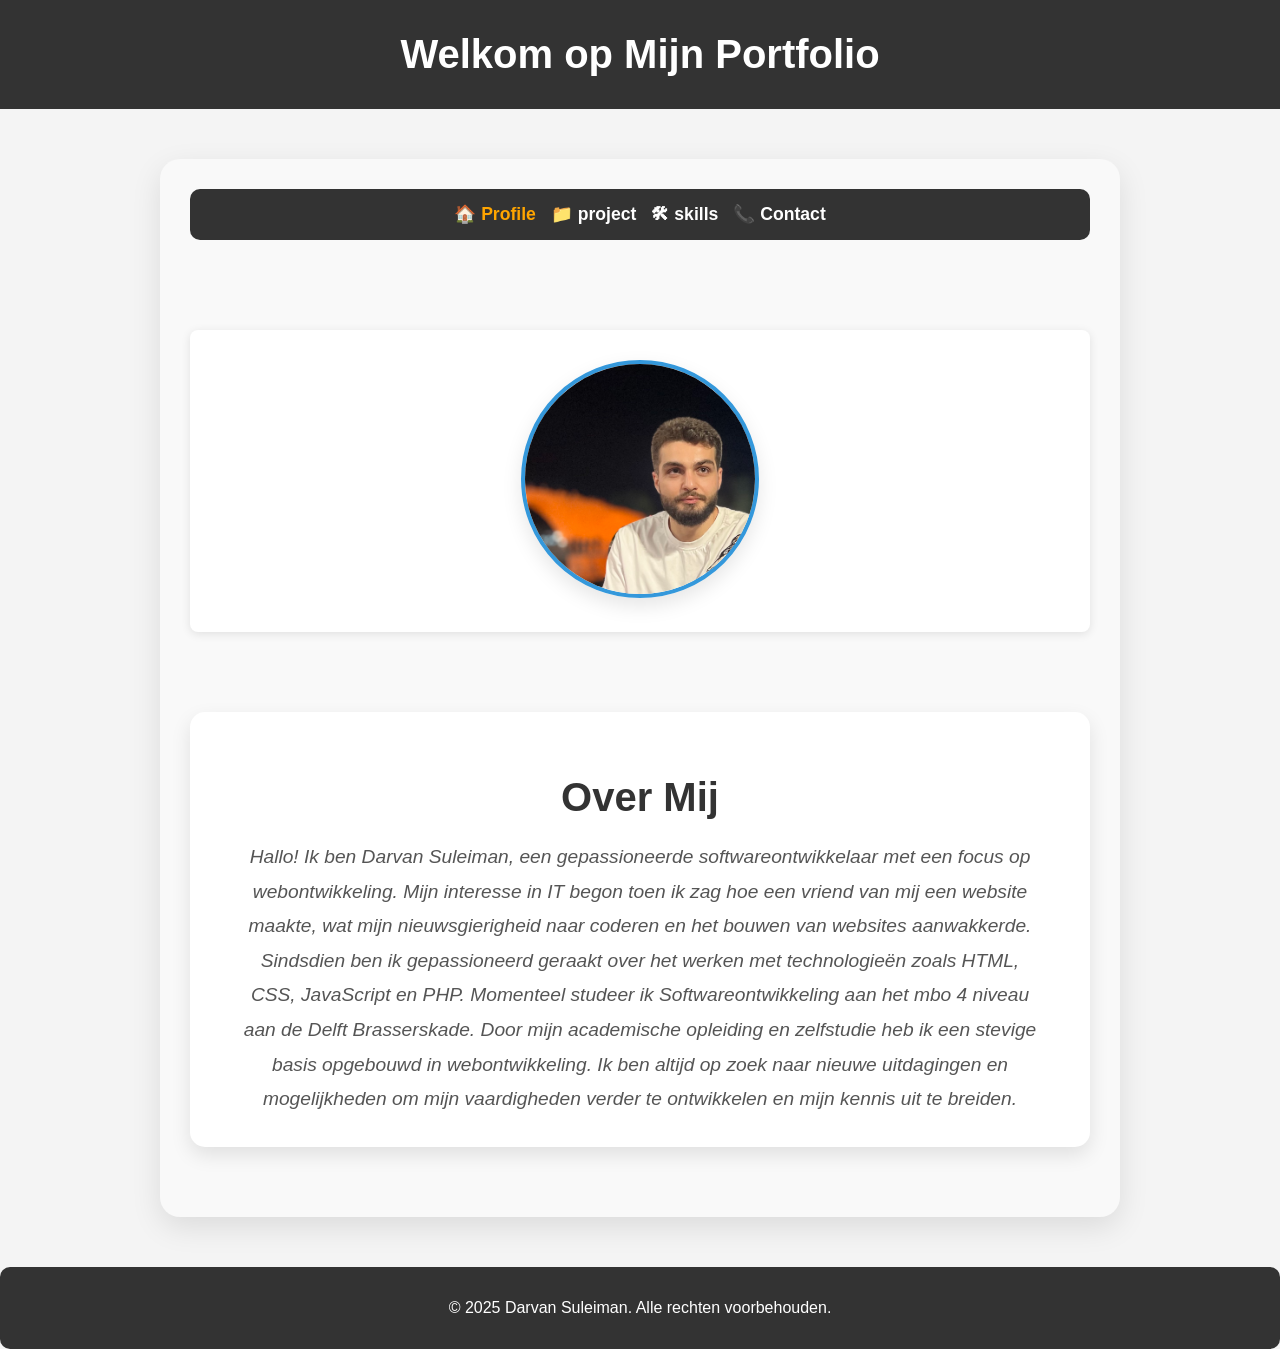
<file: index.html>
<!DOCTYPE html>
<html lang="nl">

<head>
    <meta charset="UTF-8">
    <meta name="viewport" content="width=device-width, initial-scale=1.0">
    <title>Darvan Suleiman's Portfolio</title>
    <link rel="stylesheet" href="css/style.css">
</head>

<body>
    <header>
        <h1>Welkom op Mijn Portfolio</h1>
    </header>

    <main class="profile-container">
        <!-- Navigation Bar -->
        <nav class="profile-nav">
            <ul>
                <li><a href="index.html" class="active">🏠 Profile</a></li>
                <li><a href="portofolio.html">📁 project</a></li>
                <li><a href="skills.html">🛠 skills</a></li>
                <li><a href="contact.html">📞 Contact</a></li>
            </ul>
        </nav>

        <!-- Profile Picture -->
        <section class="profile-image">
            <img src="img/IMG_7847.jpeg" alt="Darvan Suleiman">
        </section>

        <!-- Profile Info -->
        <section class="profile-info">
            <h2>Over Mij</h2>
            <p>Hallo! Ik ben Darvan Suleiman, een gepassioneerde softwareontwikkelaar met een focus op webontwikkeling.
                Mijn interesse in IT begon toen ik zag hoe een vriend van mij een website maakte, wat mijn
                nieuwsgierigheid naar coderen en het bouwen van websites aanwakkerde. Sindsdien ben ik gepassioneerd
                geraakt over het werken met technologieën zoals HTML, CSS, JavaScript en PHP.

                Momenteel studeer ik Softwareontwikkeling aan het mbo 4 niveau aan de Delft Brasserskade. Door mijn
                academische opleiding en zelfstudie heb ik een stevige basis opgebouwd in webontwikkeling. Ik ben altijd
                op zoek naar nieuwe uitdagingen en mogelijkheden om mijn vaardigheden verder te ontwikkelen en mijn
                kennis uit te breiden.</p>
        </section>
    </main>

    <footer>
        <p>&copy; 2025 Darvan Suleiman. Alle rechten voorbehouden.</p>
    </footer>
</body>

</html>
</file>
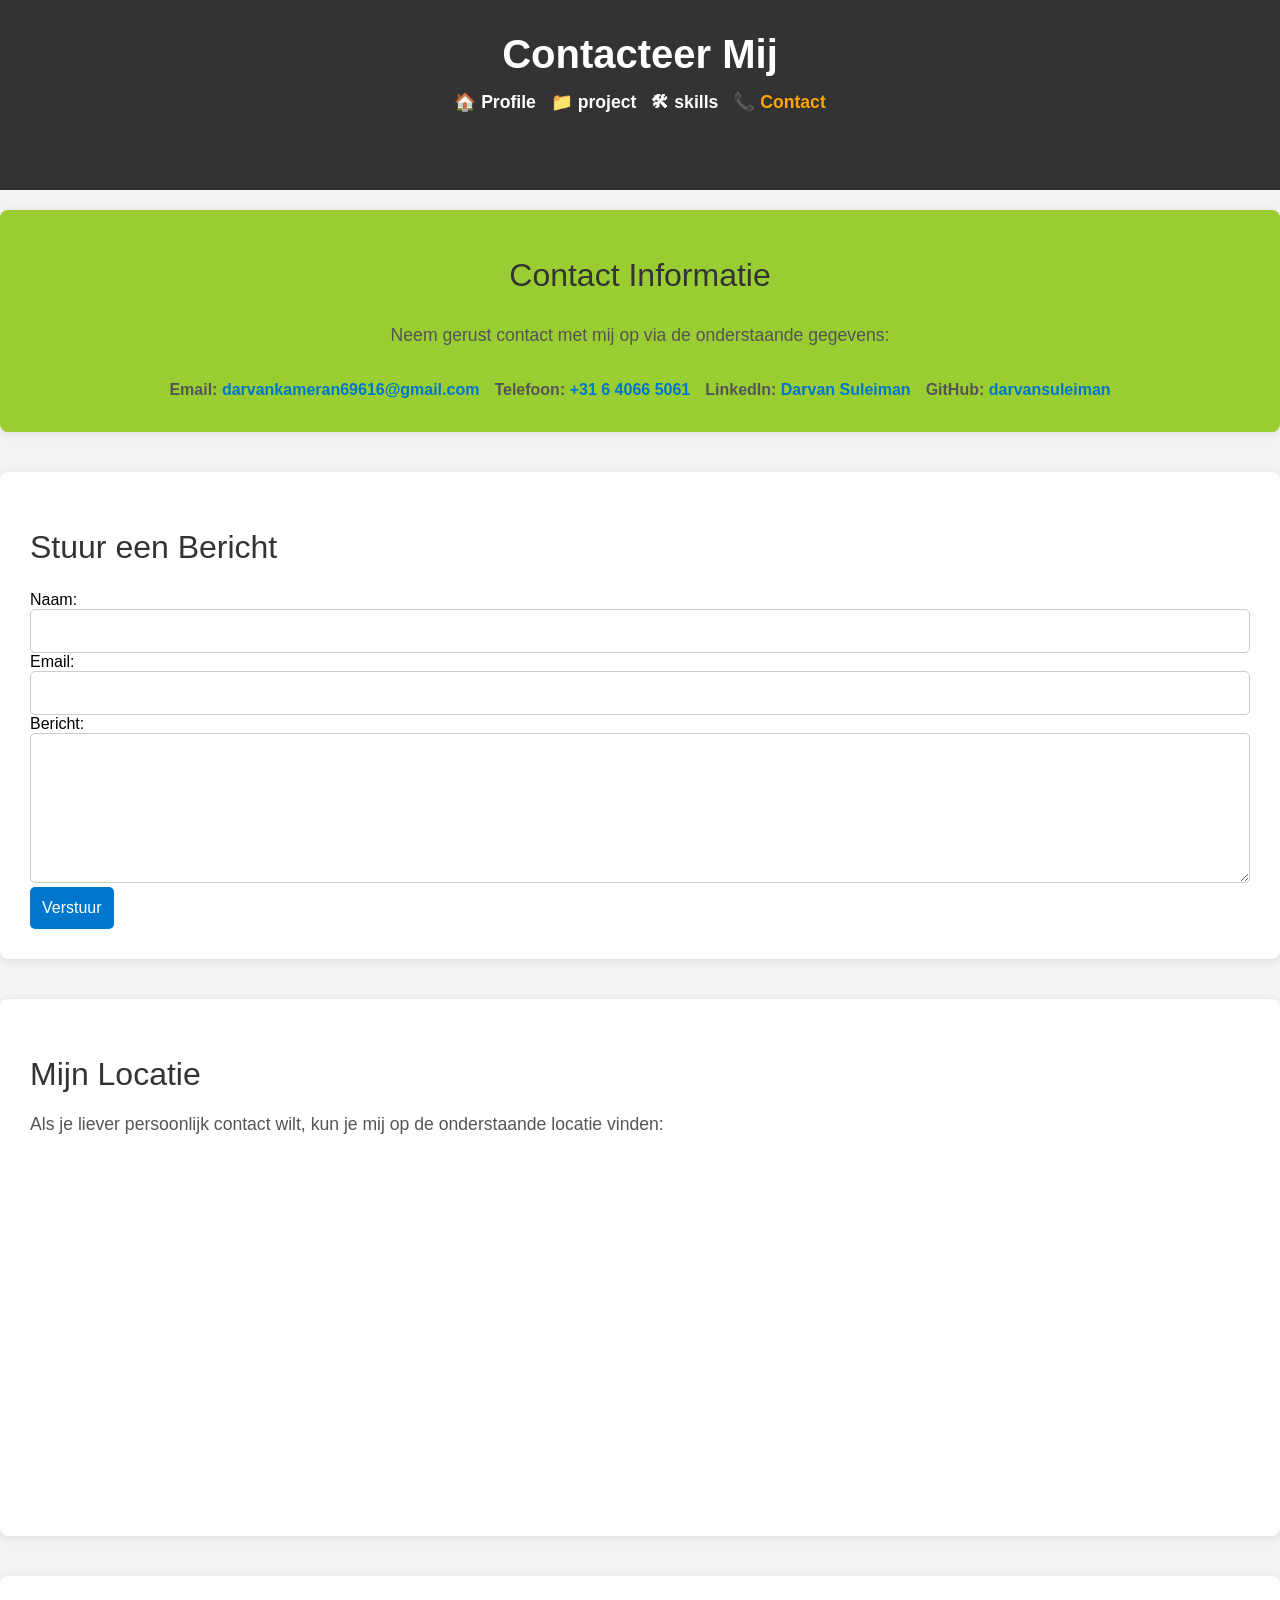
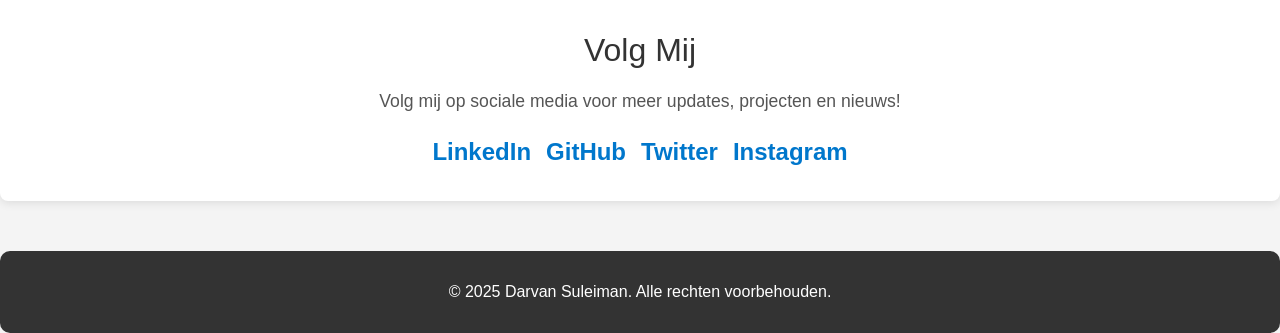
<file: contact.html>
<!DOCTYPE html>
<html lang="en">
<head>
    <meta charset="UTF-8">
    <meta http-equiv="X-UA-Compatible" content="IE=edge">
    <meta name="viewport" content="width=device-width, initial-scale=1.0">
    <title>Contact - Darvan Suleiman</title>
    <link rel="stylesheet" href="css/style.css">
</head>
<body>
    <header>
        <h1>Contacteer Mij</h1>
        <nav>
            <ul>
                <li><a href="index.html">🏠 Profile</a></li>
                <li><a href="portofolio.html">📁 project</a></li>
                <li><a href="skills.html">🛠 skills</a></li>
                <li><a href="contact.html" class="active">📞 Contact</a></li>
            </ul>
        </nav>
    </header>

    <main>
        <!-- Contact Information Section -->
        <section id="contact-info">
            <h2>Contact Informatie</h2>
            <p>Neem gerust contact met mij op via de onderstaande gegevens:</p>
            
            <ul class="my-contact">
                <li><strong>Email:</strong> <a href="mailto:darvankameran69616@gmail.com">darvankameran69616@gmail.com</a></li>
                <li><strong>Telefoon:</strong> <a href="tel:+3140665061">+31 6 4066 5061</a></li>
                <li><strong>LinkedIn:</strong> <a href="https://www.linkedin.com/in/darvansuleiman">Darvan Suleiman</a></li>
                <li><strong>GitHub:</strong> <a href="https://github.com/darvansuleiman">darvansuleiman</a></li>
            </ul>
        </section>

        <!-- Contact Form Section -->
        <section id="contact-form">
            <h2>Stuur een Bericht</h2>
            <form action="submit_form.php" method="POST">
                <label for="name">Naam:</label>
                <input type="text" id="name" name="name" required>

                <label for="email">Email:</label>
                <input type="email" id="email" name="email" required>

                <label for="message">Bericht:</label>
                <textarea id="message" name="message" rows="5" required></textarea>

                <button type="submit">Verstuur</button>
            </form>
        </section>

        <!-- Map Section (Optional, if relevant) -->
        <section id="location">
            <h2>Mijn Locatie</h2>
            <p>Als je liever persoonlijk contact wilt, kun je mij op de onderstaande locatie vinden:</p>
            <div id="map-container">
                <!-- Embed Google Map here -->
                <iframe src="https://www.google.com/maps/embed?pb=...brasserskade-1..."></iframe>
            </div>
        </section>

        <!-- Social Media Links Section -->
        <section id="social-media">
            <h2>Volg Mij</h2>
            <p>Volg mij op sociale media voor meer updates, projecten en nieuws!</p>
            <ul>
                <li><a href="https://www.linkedin.com/in/darvansuleiman">LinkedIn</a></li>
                <li><a href="https://github.com/darvansuleiman">GitHub</a></li>
                <li><a href="https://twitter.com/darvansuleiman">Twitter</a></li>
                <li><a href="https://www.instagram.com/darvansuleiman">Instagram</a></li>
            </ul>
        </section>
    </main>

    <footer>
        <p>&copy; 2025 Darvan Suleiman. Alle rechten voorbehouden.</p>
    </footer>
</body>
</html>
</file>
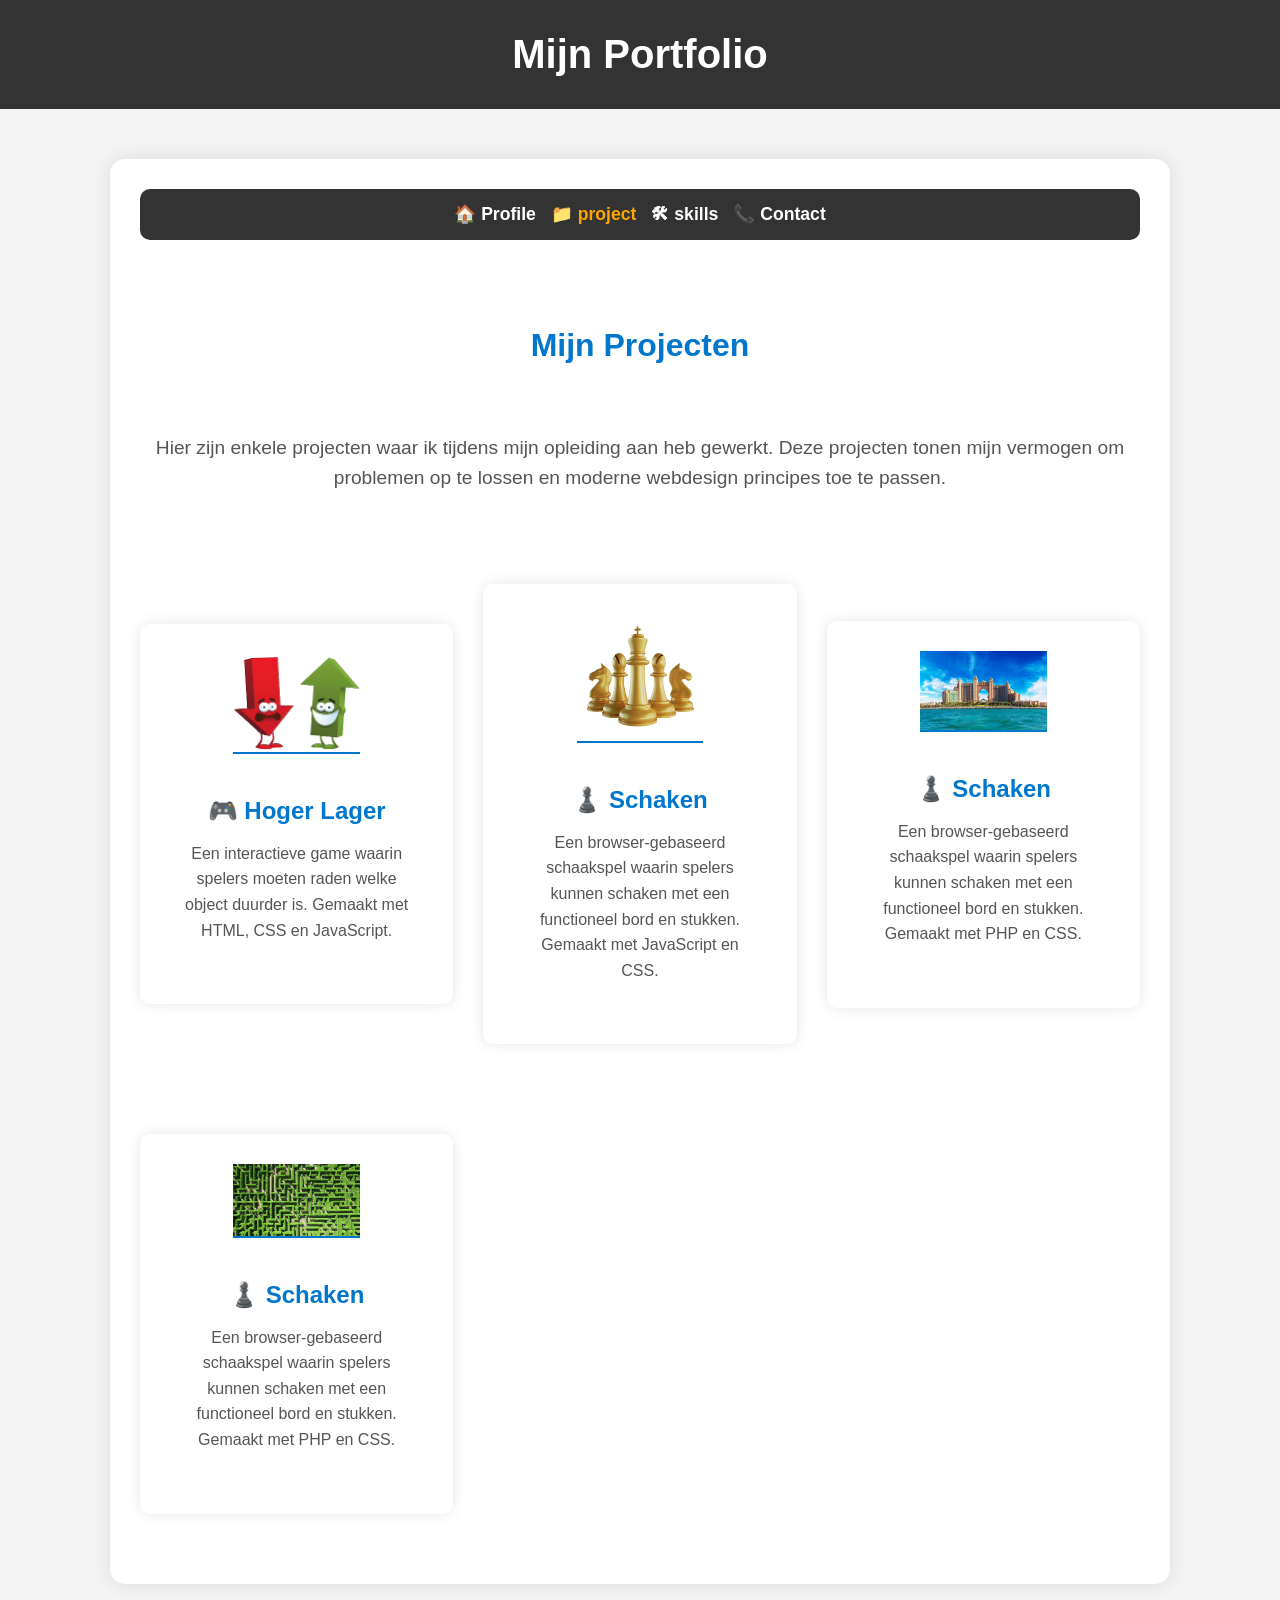
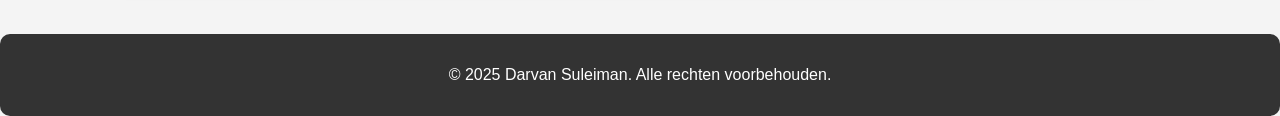
<file: portofolio.html>
<!DOCTYPE html>
<html lang="nl">
<head>
    <meta charset="UTF-8">
    <meta name="viewport" content="width=device-width, initial-scale=1.0">
    <title>Portfolio - Darvan Suleiman</title>
    <link rel="stylesheet" href="css/style.css">
</head>
<body>
    <div class="container">
        <header>
            <h1>Mijn Portfolio</h1>
        </header>

        <main class="portfolio-container">
            
            <nav>
                <ul>
                    <li><a href="index.html">🏠 Profile</a></li>
                    <li><a href="portofolio.html" class="active" >📁 project</a></li>
                    <li><a href="skills.html">🛠 skills</a></li>
                    <li><a href="contact.html" >📞 Contact</a></li>
                </ul>
            </nav>
            <h2>Mijn Projecten</h2>
            <p class="pofo-text">Hier zijn enkele projecten waar ik tijdens mijn opleiding aan heb gewerkt. Deze projecten tonen mijn vermogen om problemen op te lossen en moderne webdesign principes toe te passen.</p>
            <div class="projects">
                <!-- Project 1: Hoger Lager -->
                <section class="project-img">
                   <img src="img/hogerlager.png" alt="Afbeelding van het Hoger Lager spel" class="pofo-img">
                    <div class="project-info">
                        <h3>🎮 Hoger Lager</h3>
                        <p>Een interactieve game waarin spelers moeten raden welke object duurder is. Gemaakt met HTML, CSS en JavaScript.</p>
                    </div>
                </section>

                <!-- Project 2: Schaken -->
                <section class="project-img">
                    <a href="https://darvan23.github.io/project2-games/chess/chess.html"> <img src="img/schaken.png" alt="Afbeelding van een schaakbord in het Schaken spel" class="pofo-img"></a>
                    <div class="project-info">
                        <h3>♟️ Schaken</h3>
                        <p>Een browser-gebaseerd schaakspel waarin spelers kunnen schaken met een functioneel bord en stukken. Gemaakt met JavaScript en CSS.</p>
                    </div>
                </section>

                <!-- Project 3: reviewyourexperience -->
                    <section class="project-img">
                    <a href="https://darvan23.github.io/project2-games/chess/chess.html"> <img src="img/hotel.jpg" alt="Afbeelding van een schaakbord in het Schaken spel" class="pofo-img"></a>
                    <div class="project-info">
                        <h3>♟️ Schaken</h3>
                        <p>Een browser-gebaseerd schaakspel waarin spelers kunnen schaken met een functioneel bord en stukken. Gemaakt met PHP en CSS.</p>
                    </div>
                </section>
               <!-- Project 4: maze -->
                         <section class="project-img">
                    <a href="https://darvan23.github.io/project2-games/chess/chess.html"> <img src="img/maze.jpg" alt="Afbeelding van een schaakbord in het Schaken spel" class="pofo-img"></a>
                    <div class="project-info">
                        <h3>♟️ Schaken</h3>
                        <p>Een browser-gebaseerd schaakspel waarin spelers kunnen schaken met een functioneel bord en stukken. Gemaakt met PHP en CSS.</p>
                    </div>
                </section>
            </div>
        </main>

        <!-- Footer -->
        <footer>
            <p>&copy; 2025 Darvan Suleiman. Alle rechten voorbehouden.</p>
        </footer>
    </div>
</body>
</html>
</file>
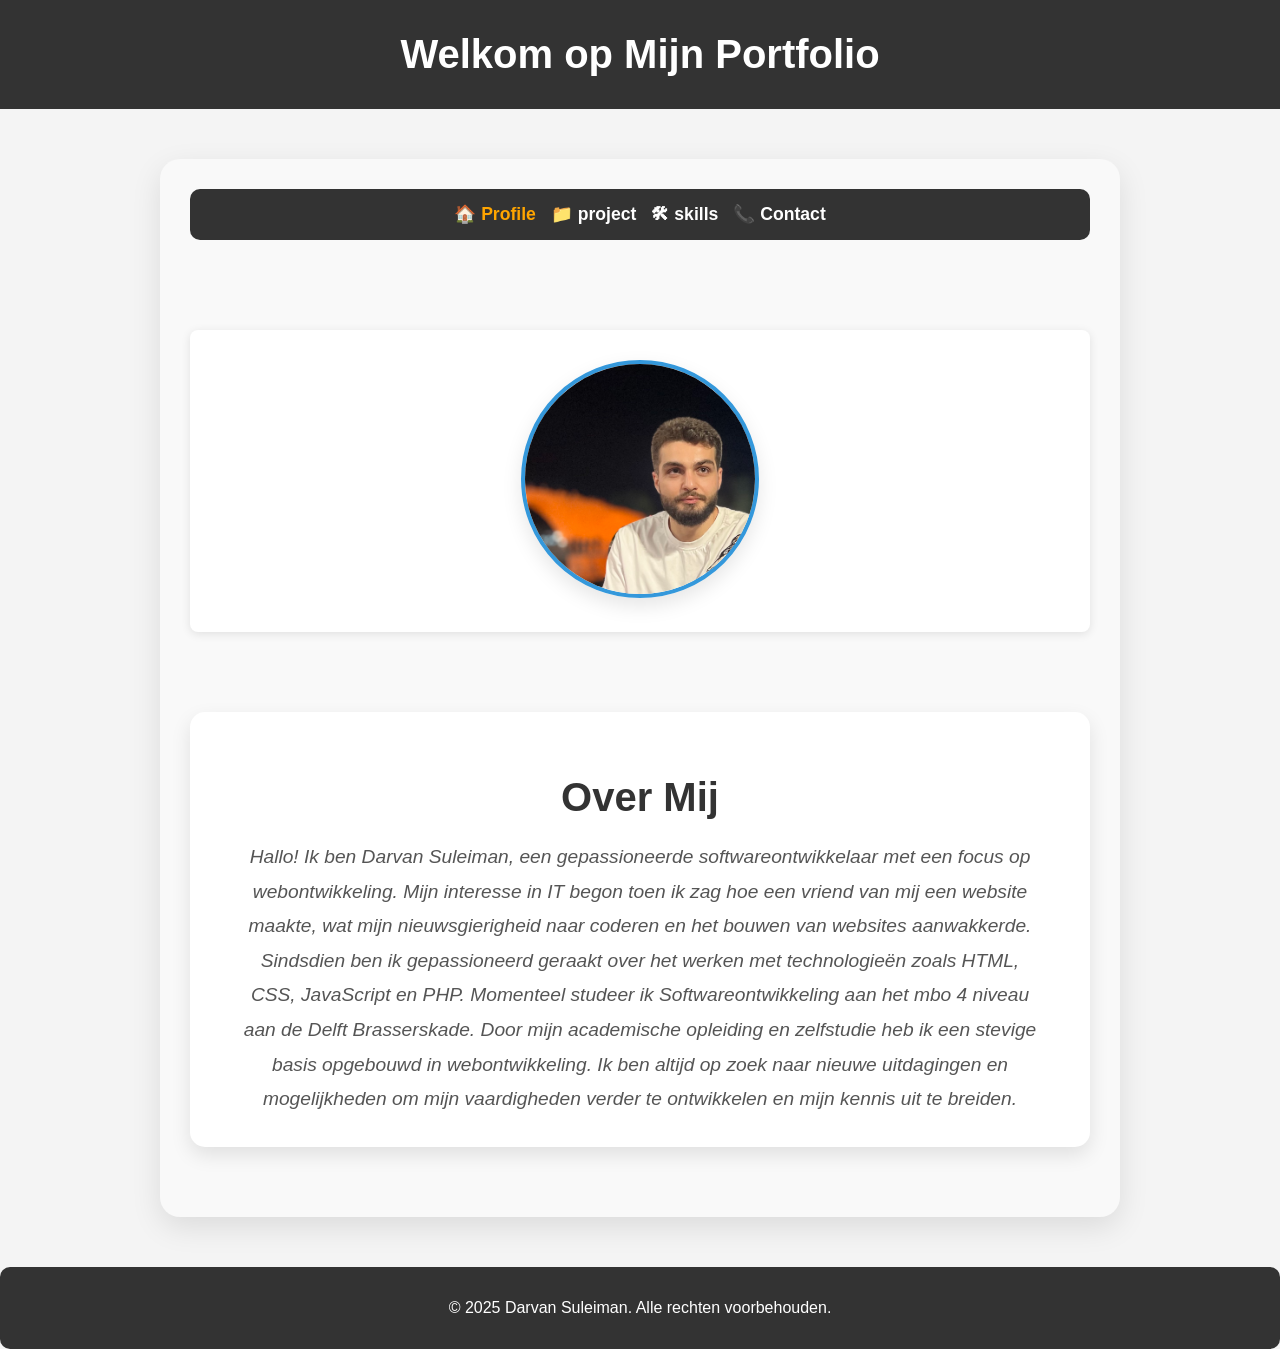
<file: profile.html>
<!DOCTYPE html>
<html lang="nl">

<head>
    <meta charset="UTF-8">
    <meta name="viewport" content="width=device-width, initial-scale=1.0">
    <title>Darvan Suleiman's Portfolio</title>
    <link rel="stylesheet" href="css/style.css">
</head>

<body>
    <header>
        <h1>Welkom op Mijn Portfolio</h1>
    </header>

    <main class="profile-container">
        <!-- Navigation Bar -->
        <nav class="profile-nav">
            <ul>
                <li><a href="profile.html" class="active">🏠 Profile</a></li>
                <li><a href="portofolio.html">📁 project</a></li>
                <li><a href="skills.html">🛠 skills</a></li>
                <li><a href="contact.html">📞 Contact</a></li>
            </ul>
        </nav>

        <!-- Profile Picture -->
        <section class="profile-image">
            <img src="img/IMG_7847.jpeg" alt="Darvan Suleiman">
        </section>

        <!-- Profile Info -->
        <section class="profile-info">
            <h2>Over Mij</h2>
            <p>Hallo! Ik ben Darvan Suleiman, een gepassioneerde softwareontwikkelaar met een focus op webontwikkeling.
                Mijn interesse in IT begon toen ik zag hoe een vriend van mij een website maakte, wat mijn
                nieuwsgierigheid naar coderen en het bouwen van websites aanwakkerde. Sindsdien ben ik gepassioneerd
                geraakt over het werken met technologieën zoals HTML, CSS, JavaScript en PHP.

                Momenteel studeer ik Softwareontwikkeling aan het mbo 4 niveau aan de Delft Brasserskade. Door mijn
                academische opleiding en zelfstudie heb ik een stevige basis opgebouwd in webontwikkeling. Ik ben altijd
                op zoek naar nieuwe uitdagingen en mogelijkheden om mijn vaardigheden verder te ontwikkelen en mijn
                kennis uit te breiden.</p>
        </section>
    </main>

    <footer>
        <p>&copy; 2025 Darvan Suleiman. Alle rechten voorbehouden.</p>
    </footer>
</body>

</html>
</file>
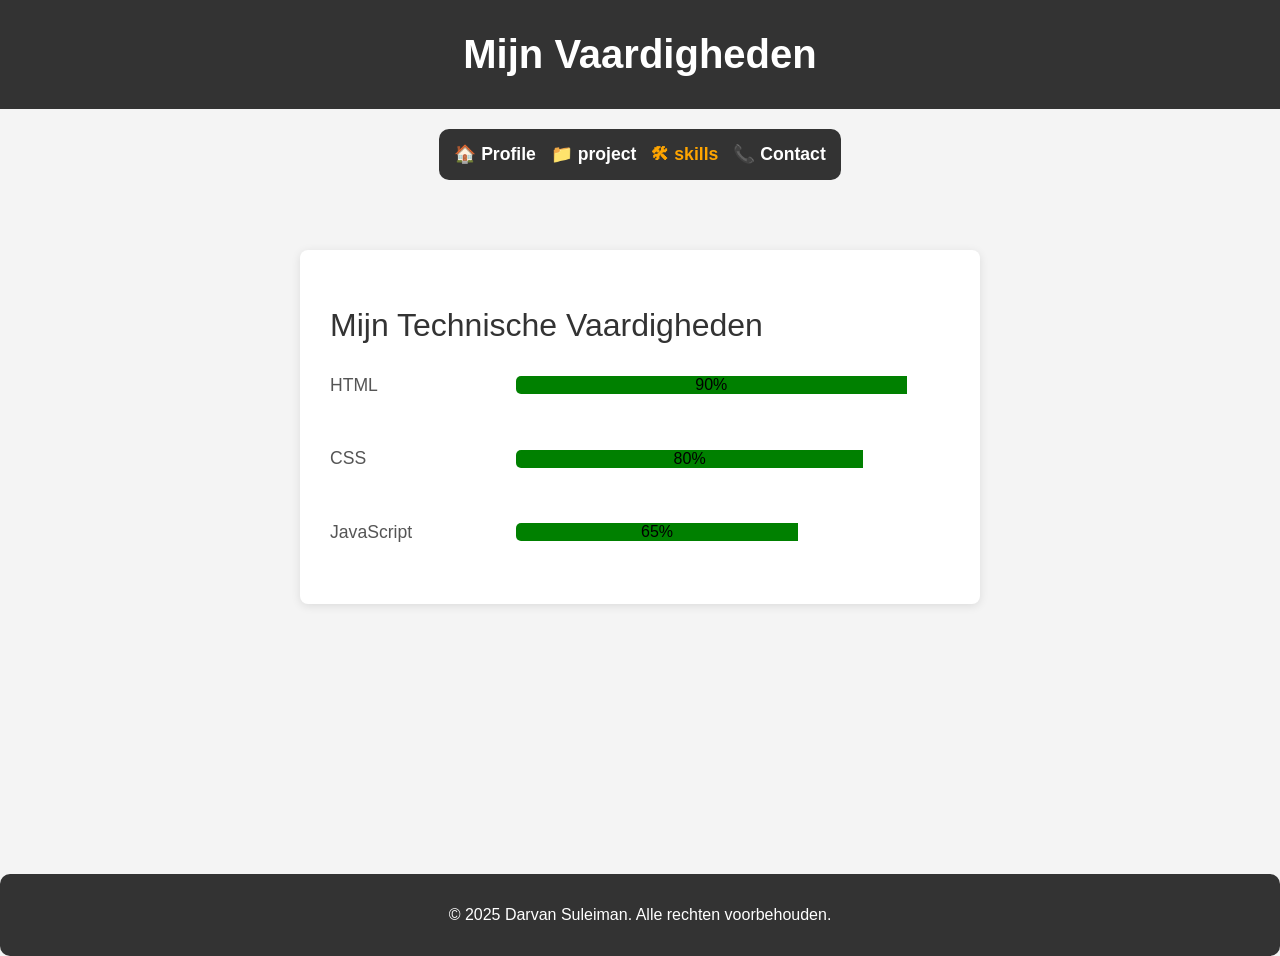
<file: skills.html>
<!DOCTYPE html>
<html lang="nl">
<head>
    <meta charset="UTF-8">
    <meta name="viewport" content="width=device-width, initial-scale=1.0">
    <title>Vaardigheden - Mijn Portfolio</title>
    <link rel="stylesheet" href="css/style.css">
</head>
<body>
    <header>
        <h1>Mijn Vaardigheden</h1>
    </header>

    <main class="skills-container">
        <!-- Skills Links -->
        <nav class="profile-nav">
            <ul>
                <li><a href="index.html">🏠 Profile</a></li>
                <li><a href="portofolio.html">📁 project</a></li>
                <li><a href="skills.html" class="active">🛠 skills</a></li>
                <li><a href="contact.html">📞 Contact</a></li>
            </ul>
        </nav>

        <section class="skills-left">
            <h2>Mijn Technische Vaardigheden</h2>

            <div class="skill">
                <p>HTML</p>
                <div class="progress-bar">
                    <div class="html">90%</div>
                </div>
            </div>

            <div class="skill">
                <p>CSS</p>
                <div class="progress-bar">
                    <div class="css">80%</div>
                </div>
            </div>

            <div class="skill">
                <p>JavaScript</p>
                <div class="progress-bar">
                    <div class="js">65%</div>
                </div>
            </div>
        </section>
    </main>

    <footer class="skill-footer">
        <p>&copy; 2025 Darvan Suleiman. Alle rechten voorbehouden.</p>
    </footer>
</body>
</html>
</file>
<file: css/style.css>
:root {
    --primary-color: #0077cc;
    --secondary-color: #f4b400;
    --dark-bg: #333;
    --light-bg: #f4f4f4;
    --white: white;
    --gray: #555;
    --dark-gray: #333;
    --light-gray: #ccc;
    --background-color: yellowgreen;
}

body {
    font-family: Arial, sans-serif;
    margin: 0;
    padding: 0;
    background-color: var(--light-bg);
}

/* Header */
header {
    background-color: var(--dark-bg);
    color: var(--white);
    text-align: center;
    padding: 2rem;
}

header h1 {
    font-size: 2.5rem;
    margin: 0;
}
.active {
    color: orange;
}

/* Profile Container */
/* Main Container */
.profile-container {
    display: grid;
    grid-template-columns: 1fr;
    gap: 40px;
    max-width: 900px;
    margin: 50px auto;
    padding: 30px;
    background: #f9f9f9; /* Soft background */
    border-radius: 20px;
    box-shadow: 0 10px 30px rgba(0, 0, 0, 0.1);
    transition: all 0.3s ease;
}

.profile-container:hover {
    box-shadow: 0 20px 60px rgba(0, 0, 0, 0.15);
}

/* Profile Image */
.profile-image {
    text-align: center;
    margin-bottom: 20px;
}

.profile-image img {
    width: 230px;
    height: 230px;
    border-radius: 50%;
    object-fit: cover;
    border: 4px solid #3498db; /* Stylish border color */
    box-shadow: 0 8px 20px rgba(0, 0, 0, 0.1);
    transition: all 0.3s ease;
}

.profile-image img:hover {
    transform: scale(1.05); /* Slight zoom effect on hover */
}

/* Profile Info */
.profile-info {
    text-align: center;
    padding: 30px;
    background-color: #ffffff; /* Clean background */
    border-radius: 15px;
    box-shadow: 0 8px 20px rgba(0, 0, 0, 0.1);
}

.profile-info h2 {
    font-size: 2.5rem;
    margin-bottom: 20px;
    color: #333; /* Dark text color */
    font-weight: 600;
}

.profile-info p {
    font-size: 1.2rem;
    color: #555; /* Slightly lighter gray */
    line-height: 1.8;
    max-width: 800px;
    margin: 0 auto;
    font-style: italic;
}



/* Section Spacing and Styling */
section {
    padding: 25px;
    background-color: #f9f9f9;
    border-radius: 10px;
    margin-top: 20px;
    box-shadow: 0 4px 10px rgba(0, 0, 0, 0.1);
}

section h2 {
    font-size: 2rem;
    color: #333;
    margin-bottom: 10px;
    font-weight: 500;
}

section p,
section ul {
    font-size: 1.1rem;
    color: #555;
    line-height: 1.6;
}

/* Section Hover Effect */
section:hover {
    box-shadow: 0 8px 30px rgba(0, 0, 0, 0.1);
    transform: translateY(-5px);
}



/* Portfolio Container */
.portfolio-container {
    display: grid;
    grid-template-columns: 1fr;
    gap: 30px;
    max-width: 1000px;
    margin: 50px auto;
    background: var(--white);
    padding: 30px;
    border-radius: 15px;
    box-shadow: 0 0 20px rgba(0, 0, 0, 0.1);
    text-align: center;
    color: var(--dark-gray);
}

.portfolio-container h2 {
    font-size: 2rem;
    margin-bottom: 20px;
    color: var(--primary-color);
}

.pofo-text {
    font-size: 1.2rem;
    line-height: 1.6;
    color: var(--gray);
    margin-bottom: 40px;
}

/* Grid Layout for Projects */
.projects {
    display: grid;
    grid-template-columns: repeat(auto-fit, minmax(300px, 1fr));
    gap: 30px;
    justify-content: center;
    align-items: center;
}


/* Project Section */
.project-img {
    background-color: var(--white);
    border-radius: 10px;
    box-shadow: 0 0 15px rgba(0, 0, 0, 0.1);
    overflow: hidden;
    transition: transform 0.3s ease-in-out;
}

.project-img:hover {
    transform: scale(1.05);
}

.pofo-img {
    width: 50%;
    height: auto;
    border-bottom: 2px solid var(--primary-color);
}

.project-info {
    padding: 15px;
}

.project-info h3 {
    font-size: 1.5rem;
    margin-bottom: 10px;
    color: var(--primary-color);
}

.project-info p {
    font-size: 1rem;
    color: var(--gray);
}

/* Navigation (Optional) */
nav {
    background-color: var(--dark-bg);
    padding: 15px;
    border-radius: 10px;
    margin-bottom: 30px;
    font-size: 1.1rem;
    color: #3498db;
    text-decoration: none;
    transition: color 0.3s ease;
}

ul {
    list-style: none;
    padding: 0;
    margin: 0;
    display: flex;
    justify-content: center;
    gap: 15px;
}

ul li a {
    text-decoration: none;
    font-weight: bold;
    color: var(--white);
    font-size: 1.1rem;
    transition: color 0.3s ease;
}

ul li a:hover {
    color: var(--secondary-color);
}

section {
    background-color: var(--white);
    padding: 30px;
    margin-bottom: 40px;
    border-radius: 8px;
    box-shadow: 0 2px 10px rgba(0, 0, 0, 0.1);
}

/* Contact Page Styles */
.contact-container {
    display: grid;
    grid-template-columns: 1fr 1fr;
    gap: 40px;
    max-width: 1000px;
    margin: 50px auto;
    padding: 30px;
    background: var(--white);
    border-radius: 10px;
    box-shadow: 0 0 15px rgba(0, 0, 0, 0.1);
}

.contact-left {
    display: flex;
    flex-direction: column;
    gap: 20px;
}

.contact-right {
    display: flex;
    flex-direction: column;
    align-items: center;
    gap: 20px;
}

/* Contact Form */
#contact-form {
    display: flex;
    flex-direction: column;
    gap: 15px;
}

#contact-form input,
#contact-form textarea {
    width: 100%;
    padding: 12px;
    border: 1px solid var(--light-gray);
    border-radius: 5px;
    font-size: 1rem;
    box-sizing: border-box;
}

#contact-form textarea {
    min-height: 150px;
    resize: vertical;
}

#contact-form button {
    background-color: var(--primary-color);
    color: var(--white);
    padding: 12px;
    font-size: 1rem;
    border: none;
    border-radius: 5px;
    cursor: pointer;
    transition: background-color 0.3s ease;
}

#contact-form button:hover {
    background-color: #005fa3;
}

/* Contact Info */
#contact-info {
    display: flex;
    flex-direction: column;
    align-items: center;
    text-align: center;
    background-color: yellowgreen;
    padding: 20px;
    border-radius: 8px;
}

#contact-info ul {
    list-style: none;
    padding: 0;
}

#contact-info ul li {
    margin: 10px 0;
    font-size: 1rem;
}

#contact-info a {
    font-size: 1rem;
    color: var(--primary-color);
    text-decoration: none;
    font-weight: bold;
    transition: color 0.3s ease;
}

#contact-info a:hover {
    color: #005fa3;
}

/* Map Container */
#map-container {
    display: flex;
    justify-content: center;
    align-items: center;
}

#map-container iframe {
    width: 100%;
    height: 350px;
    border-radius: 8px;
    border: none;
}

/* Social Media Links */
#social-media {
    text-align: center;
    margin-top: 20px;
}

#social-media ul {
    list-style: none;
    padding: 0;
    display: flex;
    justify-content: center;
    gap: 15px;
}

#social-media ul li a {
    font-size: 1.5rem;
    color: var(--primary-color);
    transition: color 0.3s ease;
}

#social-media ul li a:hover {
    color: #005fa3;
}

.skills-container {
    display: flex;
    flex-direction: column;
    align-items: center;
    gap: 20px;
    padding: 20px;
}

.skills-left {
    width: 50%;
}

.skill {
    display: flex;
    align-items: center;
    justify-content: space-between;
    width: 100%;
    margin: 10px 0;
}

.progress-bar {
    width: 70%;
    background: var(--progress-bar-bg);
    border-radius: 5px;
    overflow: hidden;
    height: var(--progress-height);
    position: relative;
}

.progress {
    height: 100%;
    display: flex;
    align-items: center;
    justify-content: center;
    font-weight: bold;
    color: white;
    position: absolute;
    left: 0;
}

.html {
    width: 90%;
    background: green;
    text-align: center;
}

.css {
    width: 80%;
    background: green;
    text-align: center;
}

.js {
    width: 65%;
    background: green;
    text-align: center;
}


/* Mobile Responsiveness */
@media (max-width: 768px) {
    main {
        padding: 10px;
    }

    header h1 {
        font-size: 1.5rem;
    }

    nav ul {
        flex-direction: column;
        align-items: center;
    }

    nav ul li {
        margin: 10px 0;
    }

    #contact-form input,
    #contact-form textarea {
        padding: 12px;
        font-size: 1rem;
    }

    #contact-form button {
        font-size: 1rem;
        padding: 12px 20px;
    }

    #portfolio-info {
        grid-template-columns: 1fr;
    }

    .project-img img {
        width: 100%;
    }
    .contact-container {
        grid-template-columns: 1fr;
    }

    #map-container iframe {
        height: 250px;
    }
}

/* Footer */
footer {
    text-align: center;
    padding: 1rem;
    background-color: var(--dark-bg);
    color: var(--white);
    margin-top: 50px;
    border-radius: 10px;
}

.skill-footer {
    margin-top: 210px;
}
</file>
